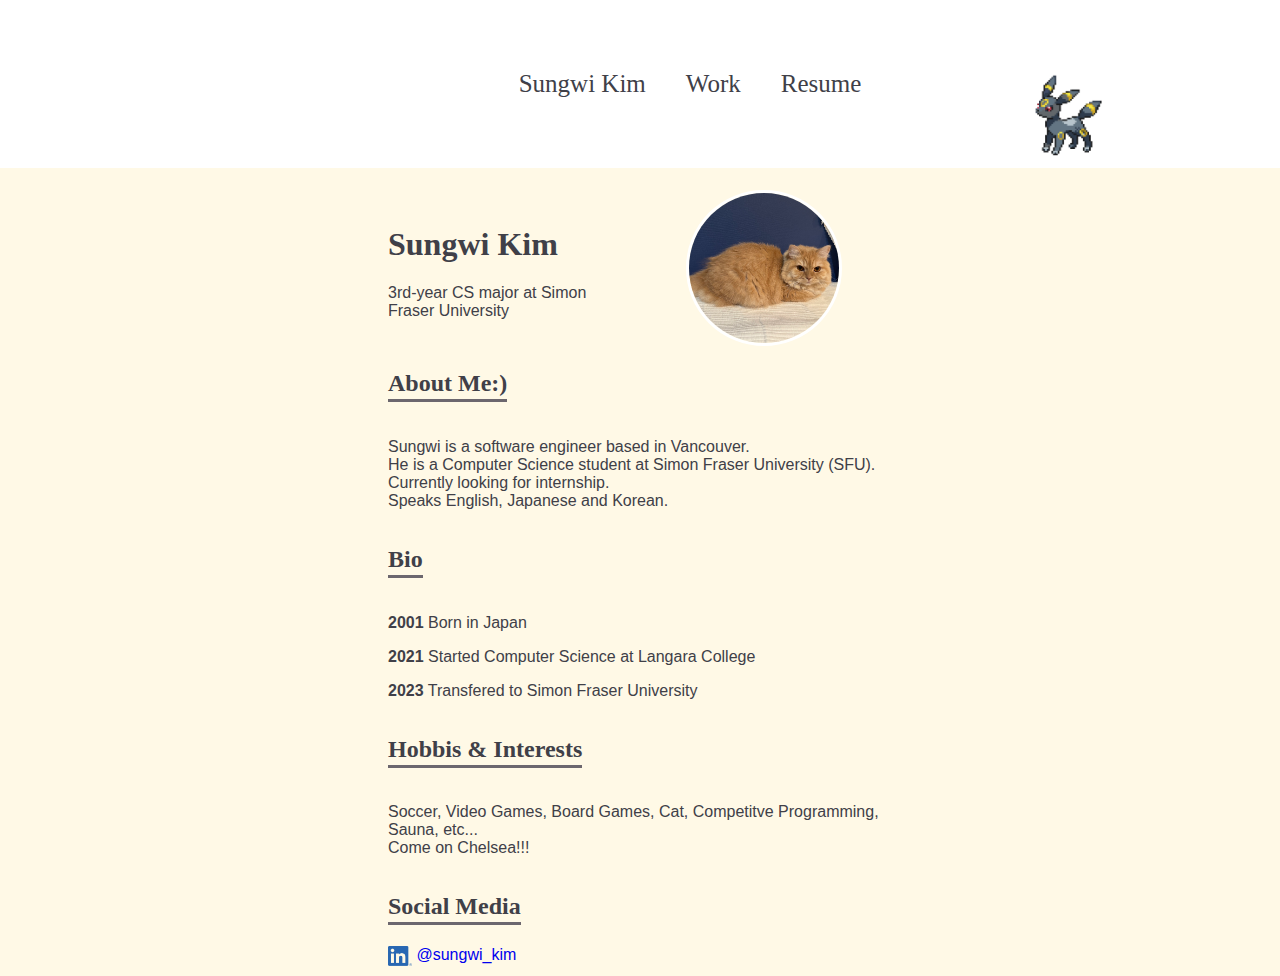
<file: index.html>
<!DOCTYPE html>
<html lang="en">
<head>
    <meta charset="UTF-8">
    <meta http-equiv="X-UA-Compatible" content="IE=edge">
    <meta name="viewport" content="width=device-width, initial-scale=1.0">
    <title>Sungwi Kim</title>
    <link rel="Stylesheet" href="style.css">
</head>
<body>
    <header>
        <nav>
            <ul>
                <li>Sungwi Kim</li>
                <li>Work</li>
                <li>Resume</li>
            </ul>
            <button id="darkModeToggle">
                <img src="icons/burakky.png" alt="Dark-Mode" id="darkIcon">
            </button>
        </nav>
    </header>
    <div class="container">
        <div class="intro">
            <div class="Name">
                <h1>Sungwi Kim</h1>
                <p>3rd-year CS major at Simon Fraser University</p>
            </div>

            <div class="catImage">
                <img src="cat.jpeg" alt="Aelly" width="147" height="110">
            </div>
        </div>

        <div class="me">
            <h2>About Me:)</h2>
            <p>Sungwi is a software engineer based in Vancouver.<br> 
                He is a Computer Science student at Simon Fraser University (SFU). 
                Currently looking for internship. <br>Speaks English, Japanese and Korean.</p>
        </div>
        
        <div class="bio">
            <h2>Bio</h2>
            <p><b>2001</b>  Born in Japan</p>
            <p><b>2021</b>  Started Computer Science at Langara College</p>
            <p><b>2023</b>  Transfered to Simon Fraser University</p>
        </div>

        <div class="hobby">
            <h2>Hobbis & Interests</h2>
            <p>Soccer, Video Games, Board Games, Cat, Competitve Programming, Sauna, etc...
                <br>Come on Chelsea!!!
            </p>
        </div>

        <div class="sns">
            <h2>Social Media</h2>
            <br>
            <a href="https://www.linkedin.com/in/sungwi-kim-456353264/">
                <img src="LinkedIn-Logos/LI-In-Bug.png" alt="linekedin" width="24" height="20">
                @sungwi_kim</a>
        </div>
    </div>
    <script src="script.js"></script>
</body>
</html>
</file>
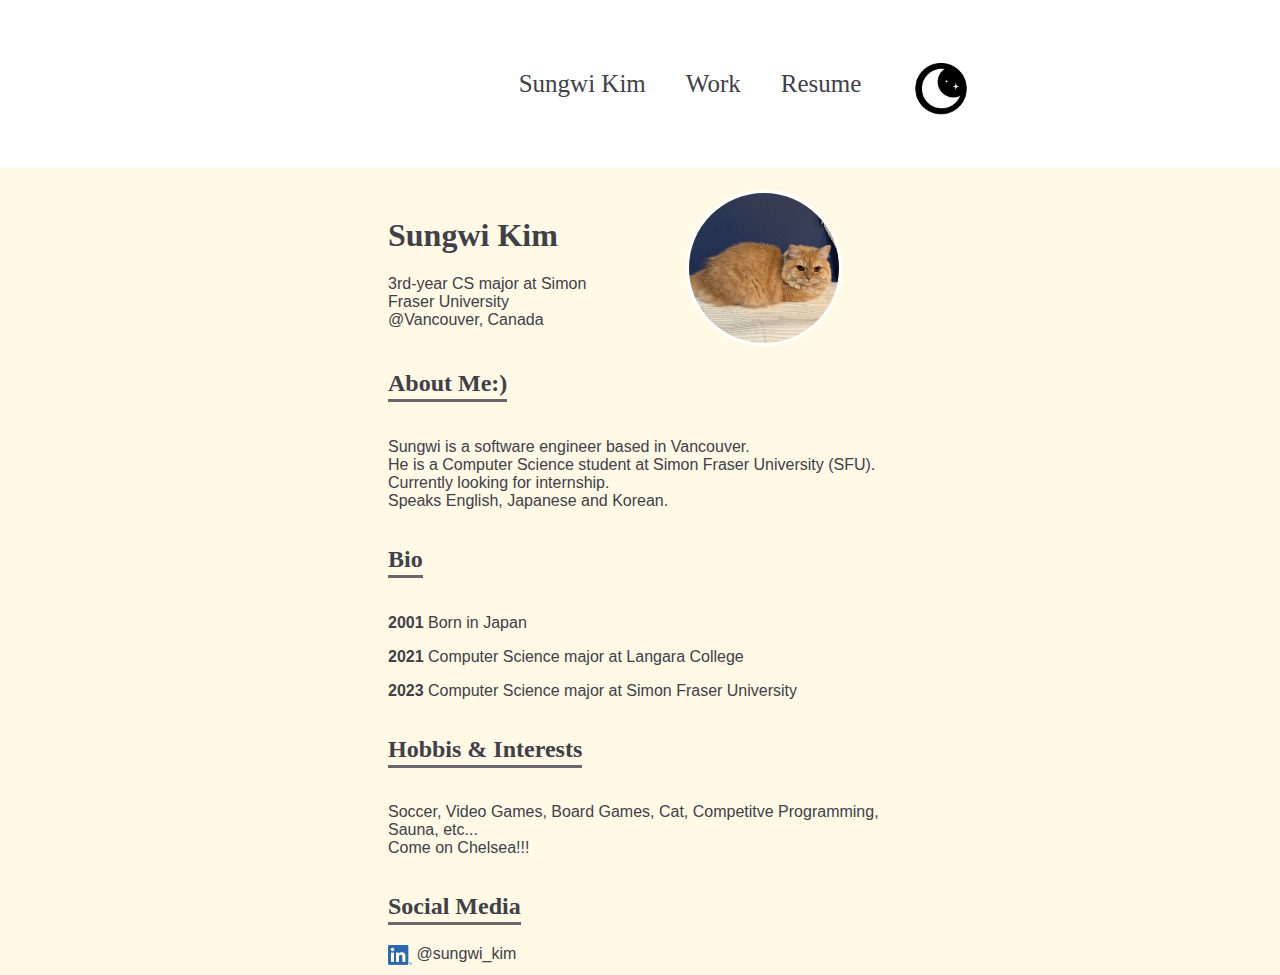
<file: docs/index.html>
<!DOCTYPE html>
<html lang="en">
<head>
    <meta charset="UTF-8">
    <meta http-equiv="X-UA-Compatible" content="IE=edge">
    <meta name="viewport" content="width=device-width, initial-scale=1.0">
    <title>Sungwi Kim</title>
    <link rel="Stylesheet" href="style.css">
</head>
<body>
    <header>
        <nav>
            <ul>
                <li><a href="index.html">Sungwi Kim</a></li>
                <li><a href="work.html">Work</a></li>
                <li><a href="resume.html">Resume</a></li>
            </ul>
            <button id="darkModeToggle" onclick="IsDarkMode()">
                <img src="icons/moon.png" alt="Dark-Mode" id="darkIcon">
            </button>
        </nav>
    </header>
    <div class="container">
        <div class="intro">
            <div class="Name">
                <h1>Sungwi Kim</h1>
                <p>3rd-year CS major at Simon Fraser University
                    <br>@Vancouver, Canada
                </p>
            </div>

            <div class="catImage">
                <img src="cat.jpeg" alt="Aelly" width="147" height="110">
            </div>
        </div>

        <div class="me">
            <h2>About Me:)</h2>
            <p>Sungwi is a software engineer based in Vancouver.<br> 
                He is a Computer Science student at Simon Fraser University (SFU). 
                Currently looking for internship. <br>Speaks English, Japanese and Korean.</p>
        </div>
        
        <div class="bio">
            <h2>Bio</h2>
            <p><b>2001</b>  Born in Japan</p>
            <p><b>2021</b>  Computer Science major at Langara College</p>
            <p><b>2023</b>  Computer Science major at Simon Fraser University</p>
        </div>

        <div class="hobby">
            <h2>Hobbis & Interests</h2>
            <p>Soccer, Video Games, Board Games, Cat, Competitve Programming, Sauna, etc...
                <br>Come on Chelsea!!!
            </p>
        </div>

        <div class="sns">
            <h2>Social Media</h2>
            <br>
            <a href="https://www.linkedin.com/in/sungwi-kim-456353264/">
                <img src="LinkedIn-Logos/LI-In-Bug.png" alt="linekedin" width="24" height="20">
                @sungwi_kim</a>
        </div>
    </div>
    <script src="script.js"></script>
</body>
</html>
</file>
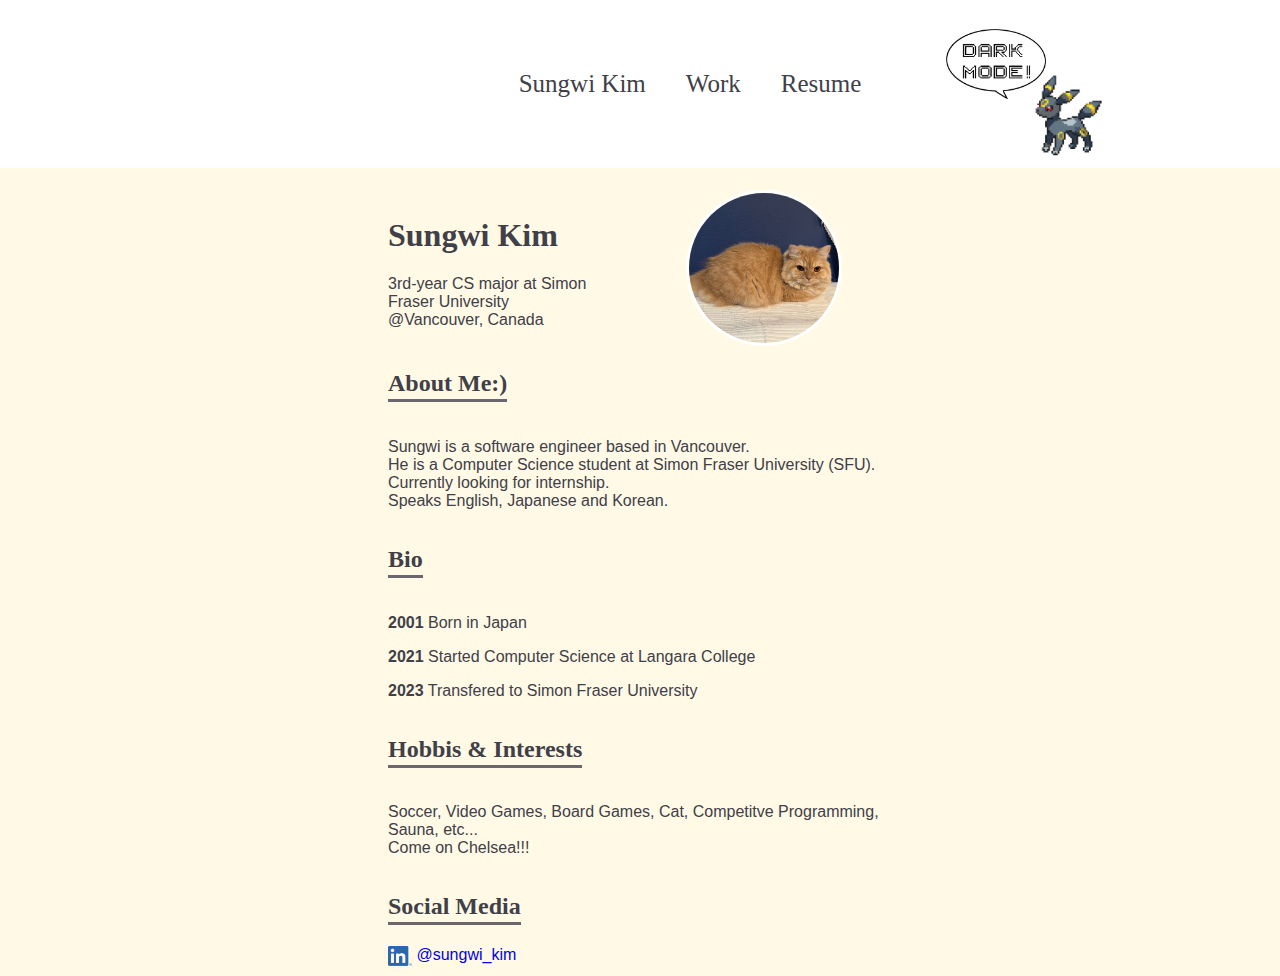
<file: pages/index.html>
<!DOCTYPE html>
<html lang="en">
<head>
    <meta charset="UTF-8">
    <meta http-equiv="X-UA-Compatible" content="IE=edge">
    <meta name="viewport" content="width=device-width, initial-scale=1.0">
    <title>Sungwi Kim</title>
    <link rel="Stylesheet" href="../style.css">
</head>
<body>
    <header>
        <nav>
            <ul>
                <li><a href="index.html">Sungwi Kim</a></li>
                <li><a href="work.html">Work</a></li>
                <li><a href="resume.html">Resume</a></li>
            </ul>
            <button id="darkModeToggle">
                <img src="../icons/fukidashi_maru_02.png" alt="fukidashi1" id="darkmode">
                <img src="../icons/burakky.png" alt="Dark-Mode" id="darkIcon">
            </button>
        </nav>
    </header>
    <div class="container">
        <div class="intro">
            <div class="Name">
                <h1>Sungwi Kim</h1>
                <p>3rd-year CS major at Simon Fraser University
                    <br>@Vancouver, Canada
                </p>
            </div>

            <div class="catImage">
                <img src="../cat.jpeg" alt="Aelly" width="147" height="110">
            </div>
        </div>

        <div class="me">
            <h2>About Me:)</h2>
            <p>Sungwi is a software engineer based in Vancouver.<br> 
                He is a Computer Science student at Simon Fraser University (SFU). 
                Currently looking for internship. <br>Speaks English, Japanese and Korean.</p>
        </div>
        
        <div class="bio">
            <h2>Bio</h2>
            <p><b>2001</b>  Born in Japan</p>
            <p><b>2021</b>  Started Computer Science at Langara College</p>
            <p><b>2023</b>  Transfered to Simon Fraser University</p>
        </div>

        <div class="hobby">
            <h2>Hobbis & Interests</h2>
            <p>Soccer, Video Games, Board Games, Cat, Competitve Programming, Sauna, etc...
                <br>Come on Chelsea!!!
            </p>
        </div>

        <div class="sns">
            <h2>Social Media</h2>
            <br>
            <a href="https://www.linkedin.com/in/sungwi-kim-456353264/">
                <img src="../LinkedIn-Logos/LI-In-Bug.png" alt="linekedin" width="24" height="20">
                @sungwi_kim</a>
        </div>
    </div>
    <script src="../script.js"></script>
</body>
</html>
</file>
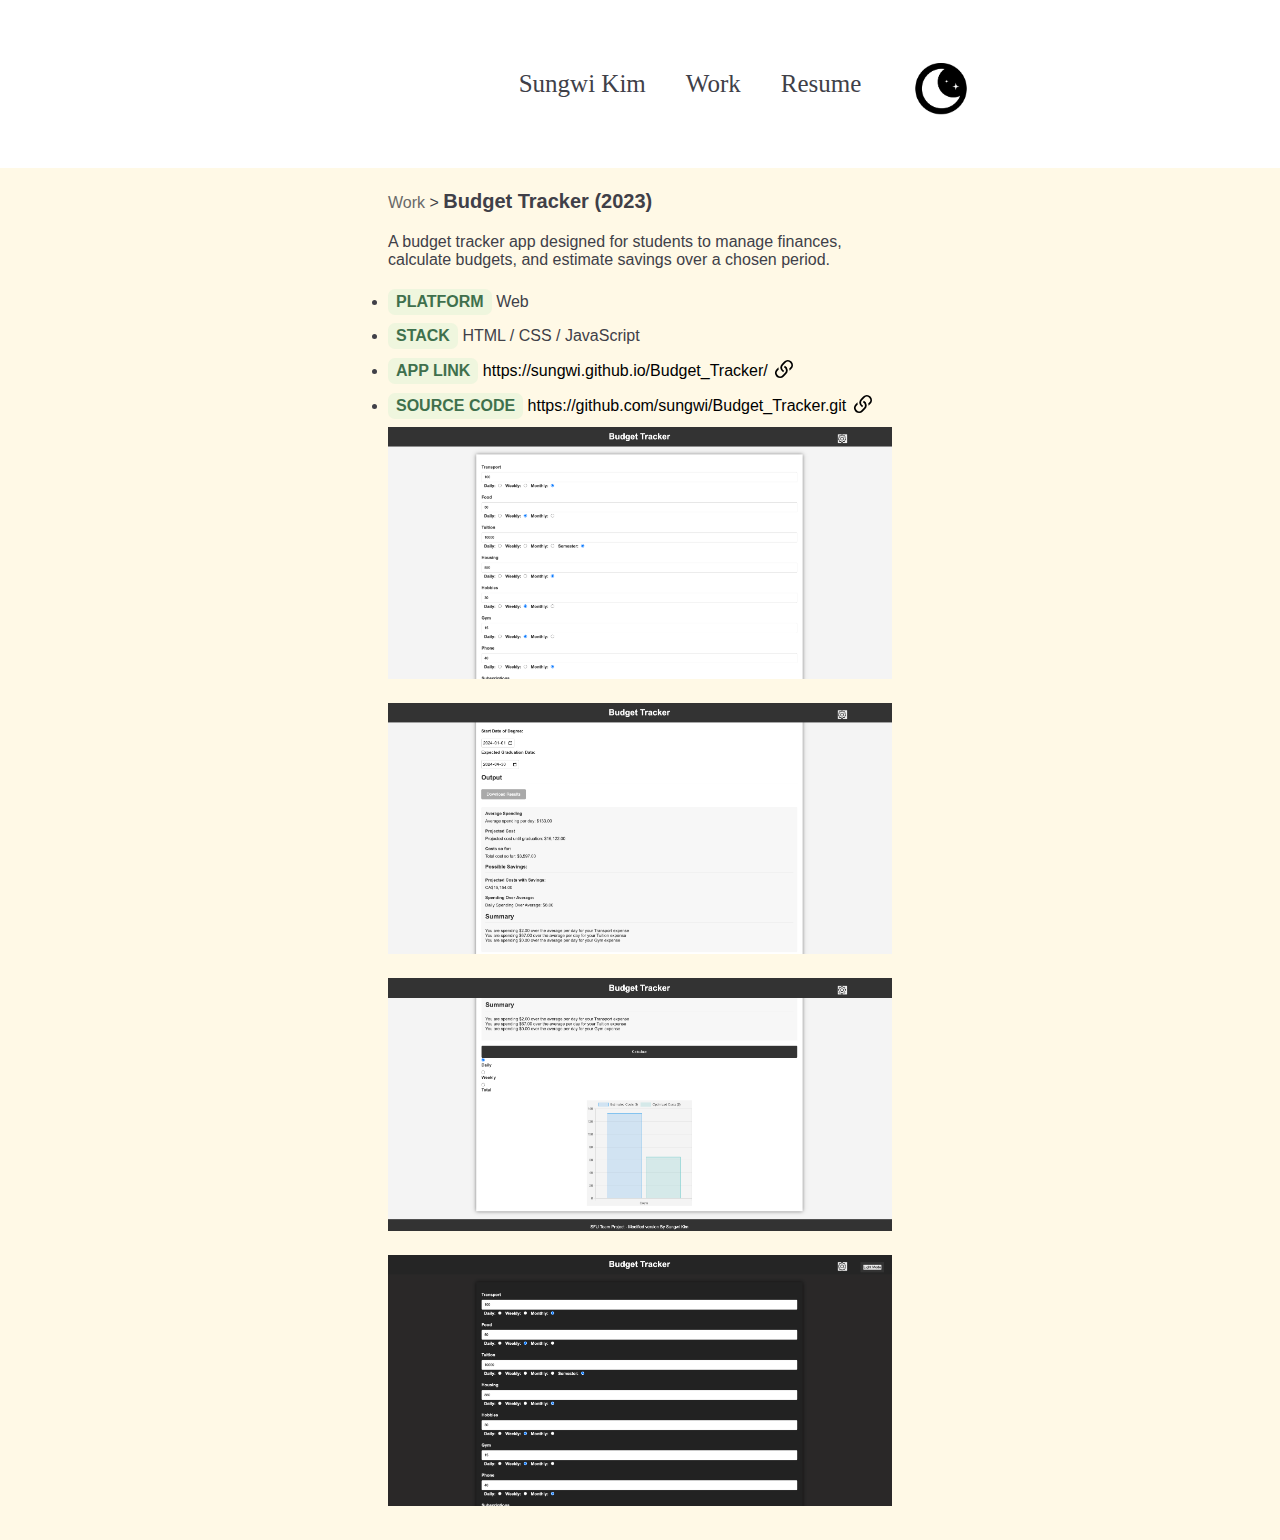
<file: docs/budgetTracker.html>
<!DOCTYPE html>
<html lang="en">
<head>
    <meta charset="UTF-8">
    <meta http-equiv="X-UA-Compatible" content="IE=edge">
    <meta name="viewport" content="width=device-width, initial-scale=1.0">
    <title>Resume</title>
    <link rel="Stylesheet" href="style.css">
</head>
<body>
    <header>
        <nav>
            <ul>
                <li><a href="index.html">Sungwi Kim</a></li>
                <li><a href="work.html">Work</a></li>
                <li><a href="resume.html">Resume</a></li>
            </ul>
            <button id="darkModeToggle">
                <!-- <img src="https://github.com/sungwi/MyPage/blob/main/icons/fukidashi_maru_02.png?raw=true" alt="fukidashi1" id="darkmode"> -->
                <img src="icons/moon.png" alt="Dark-Mode" id="darkIcon">
            </button>
        </nav>
    </header>

    <div class="container">
        <div class="eachWork">
            <a href="work.html">Work</a> > <span>Budget Tracker (2023)</span>
        </div>
        <div class="eachWorkDescription">
            A budget tracker app designed for students to manage finances, 
            calculate budgets, and estimate savings over a chosen period.
        </div>

        <div class="property">
            <li class="css-0">
                <span class="badge">Platform</span>
                <span>Web</span>
            </li>

            <li class="css-0">
                <span class="badge">Stack</span>
                <span>HTML / CSS / JavaScript</span>
            </li>

            <li class="css-0">
                <span class="badge">App Link</span>
                <a href="https://sungwi.github.io/Budget_Tracker/" class="appLink">
                    https://sungwi.github.io/Budget_Tracker/
                </a>
            </li>


            <li class="css-0">
                <span class="badge">Source Code</span>
                <a href="https://github.com/sungwi/Budget_Tracker.git" class="appLink">
                    https://github.com/sungwi/Budget_Tracker.git
                </a>
            </li>

            <img alt="Budget Tracker Input" src="workImages/bt4.png" class="appImage">
            <img alt="Budget Tracker Output" src="workImages/bt3.png" class="appImage">
            <img alt="Budget Tracker Summary" src="workImages/bt2.png" class="appImage">
            <img alt="Budget Tracker DarkMode" src="workImages/bt5.png" class="appImage">
        </div>
    </div>



    <script src="script.js"></script>
</body>
</html>
</file>
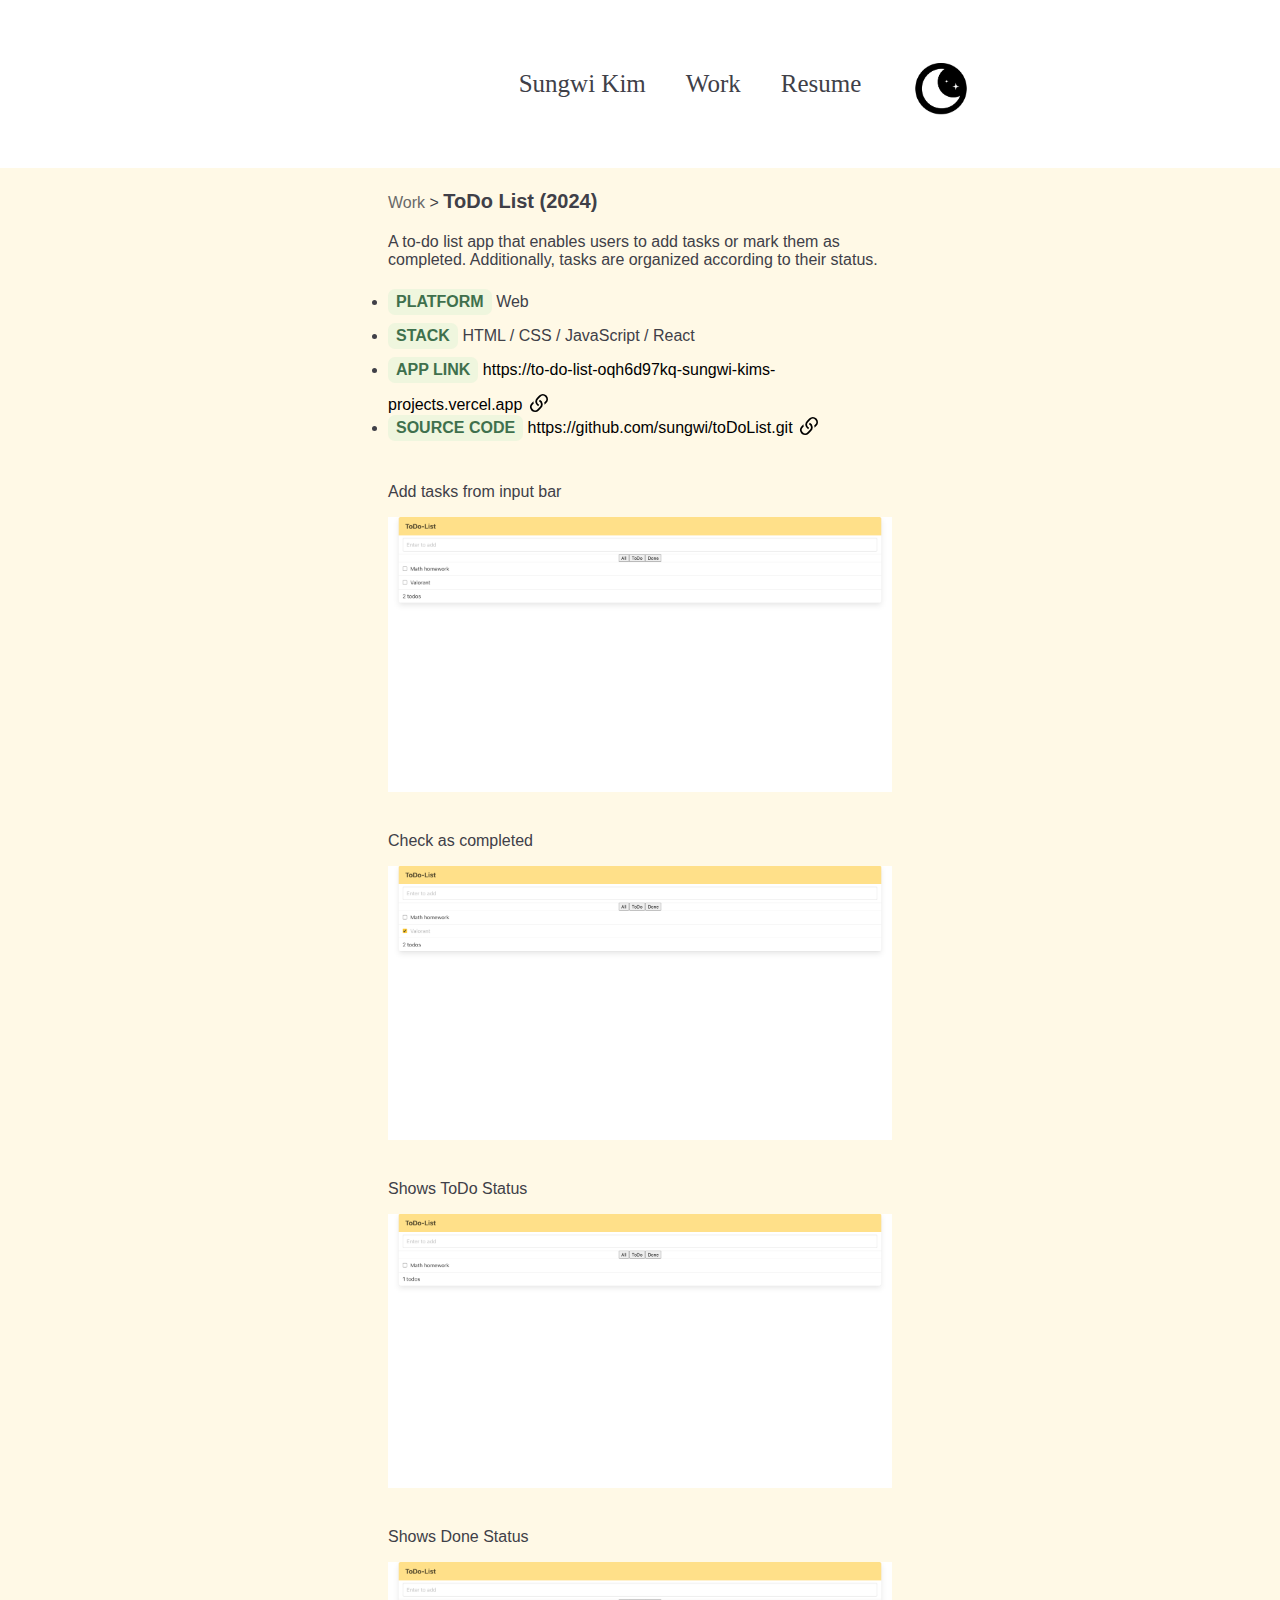
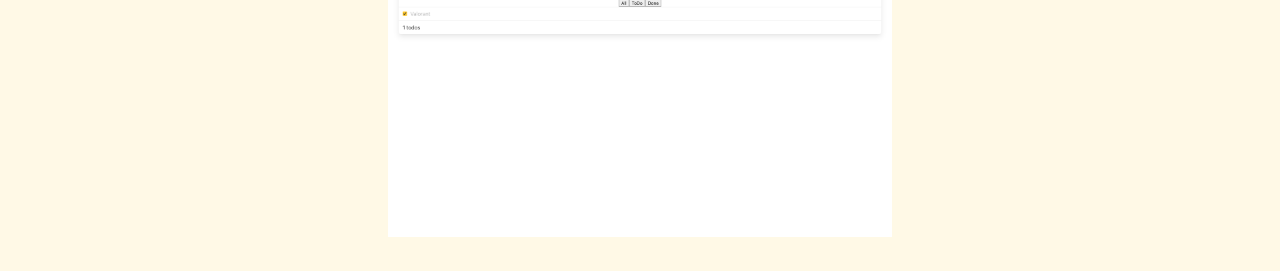
<file: docs/toDoList.html>
<!DOCTYPE html>
<html lang="en">
<head>
    <meta charset="UTF-8">
    <meta http-equiv="X-UA-Compatible" content="IE=edge">
    <meta name="viewport" content="width=device-width, initial-scale=1.0">
    <title>Resume</title>
    <link rel="Stylesheet" href="style.css">
</head>
<body>
    <header>
        <nav>
            <ul>
                <li><a href="index.html">Sungwi Kim</a></li>
                <li><a href="work.html">Work</a></li>
                <li><a href="resume.html">Resume</a></li>
            </ul>
            <button id="darkModeToggle">
                <!-- <img src="https://github.com/sungwi/MyPage/blob/main/icons/fukidashi_maru_02.png?raw=true" alt="fukidashi1" id="darkmode"> -->
                <img src="icons/moon.png" alt="Dark-Mode" id="darkIcon">
            </button>
        </nav>
    </header>

    <div class="container">
        <div class="eachWork">
            <a href="work.html">Work</a> > <span>ToDo List (2024)</span>
        </div>
        <div class="eachWorkDescription">
            A to-do list app that enables users to add tasks or mark them as completed. 
            Additionally, tasks are organized according to their status.
        </div>

        <div class="property">
            <li class="css-0">
                <span class="badge">Platform</span>
                <span>Web</span>
            </li>

            <li class="css-0">
                <span class="badge">Stack</span>
                <span>HTML / CSS / JavaScript / React</span>
            </li>

            <li class="css-0">
                <span class="badge">App Link</span>
                <a href="https://to-do-list-oqh6d97kq-sungwi-kims-projects.vercel.app" class="appLink">
                    https://to-do-list-oqh6d97kq-sungwi-kims-projects.vercel.app
                </a>
            </li>


            <li class="css-0">
                <span class="badge">Source Code</span>
                <a href="https://github.com/sungwi/toDoList.git" class="appLink">
                    https://github.com/sungwi/toDoList.git
                </a>
            </li>

            <p><br>Add tasks from input bar</p>
            <img alt="Add tasks" src="workImages/ToDoList/tdl2.png" class="appImage">
            <p>Check as completed</p>
            <img alt="Check as completed" src="workImages/ToDoList/tdl3.png" class="appImage">
            <p>Shows ToDo Status</p>
            <img alt="Todo status" src="workImages/ToDoList/tdl4.png" class="appImage">
            <p>Shows Done Status</p>
            <img alt="Done status" src="workImages/ToDoList/tdl5.png" class="appImage">
        </div>
    </div>



    <script src="script.js"></script>
</body>
</html>
</file>
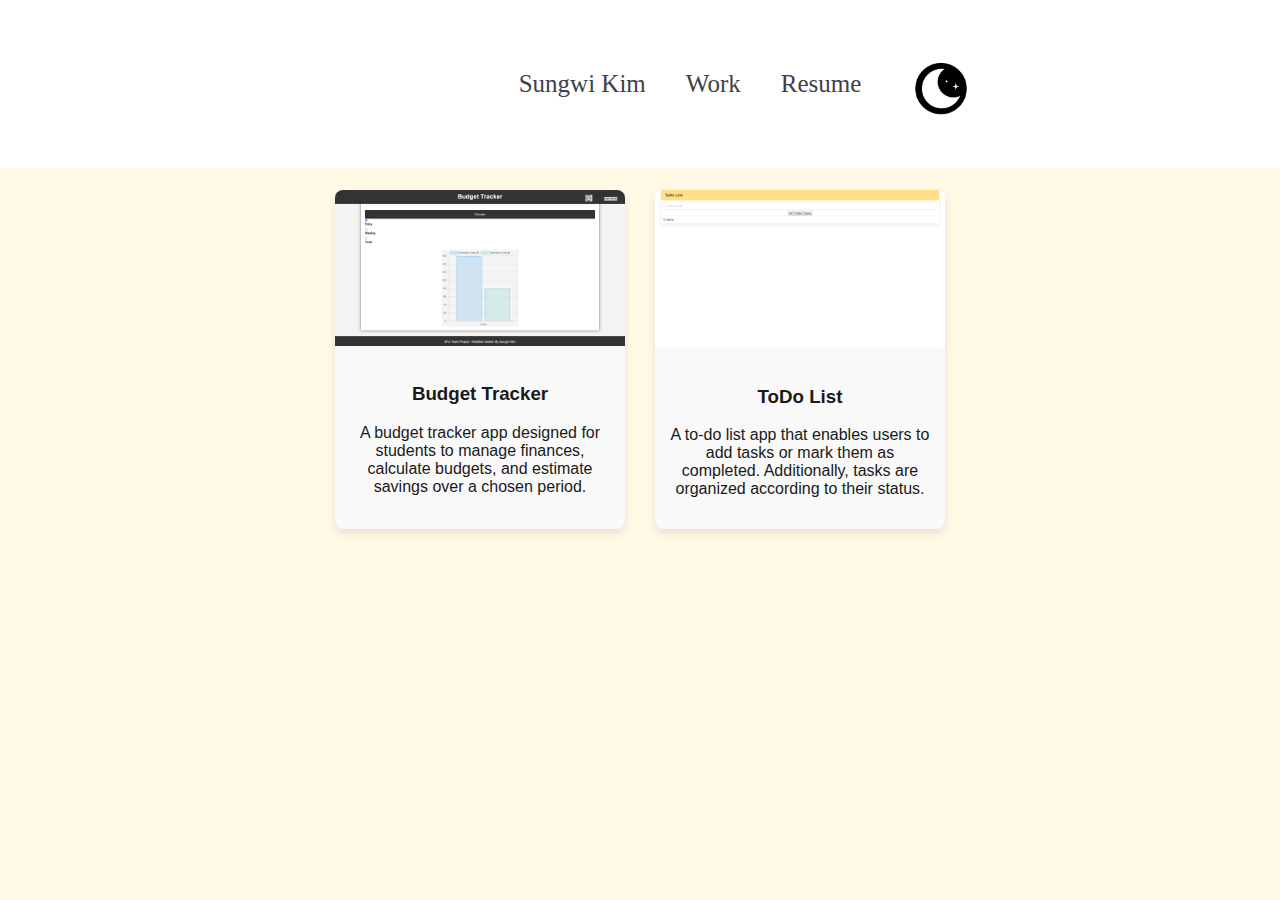
<file: docs/work.html>
<!DOCTYPE html>
<html lang="en">
<head>
    <meta charset="UTF-8">
    <meta http-equiv="X-UA-Compatible" content="IE=edge">
    <meta name="viewport" content="width=device-width, initial-scale=1.0">
    <title>Works</title>
    <link rel="Stylesheet" href="style.css">
</head>
<body>
    <header>
        <nav>
            <ul>
                <li><a href="index.html">Sungwi Kim</a></li>
                <li><a href="work.html">Work</a></li>
                <li><a href="resume.html">Resume</a></li>
            </ul>
            <button id="darkModeToggle">
                <img src="icons/moon.png" alt="Dark-Mode" id="darkIcon">
            </button>
        </nav>
    </header>

    <div class="gallery">
        <div class="project">
            <a href="budgetTracker.html" class="project-detail">
                <img src="workImages/budgetT/bt1.png" alt="Budget Tracker">
                <div class="project-description">
                    <h3>Budget Tracker</h3>
                    <p>
                        A budget tracker app designed for students to manage finances, 
                        calculate budgets, and estimate savings over a chosen period.
                    </p>
                </div>
            </a>  
        </div>

        <div class="project">
            <a href="toDoList.html" class="project-detail">
                <img src="workImages/ToDoList/tdl1.png" alt="ToDo List">
                <div class="project-description">
                    <h3>ToDo List</h3>
                    <p>
                        A to-do list app that enables users to add tasks or mark them as completed. 
                        Additionally, tasks are organized according to their status.
                    </p>
                </div>
            </a>  
        </div>

    </div>


    <script src="script.js"></script>
</body>
</html>
</file>
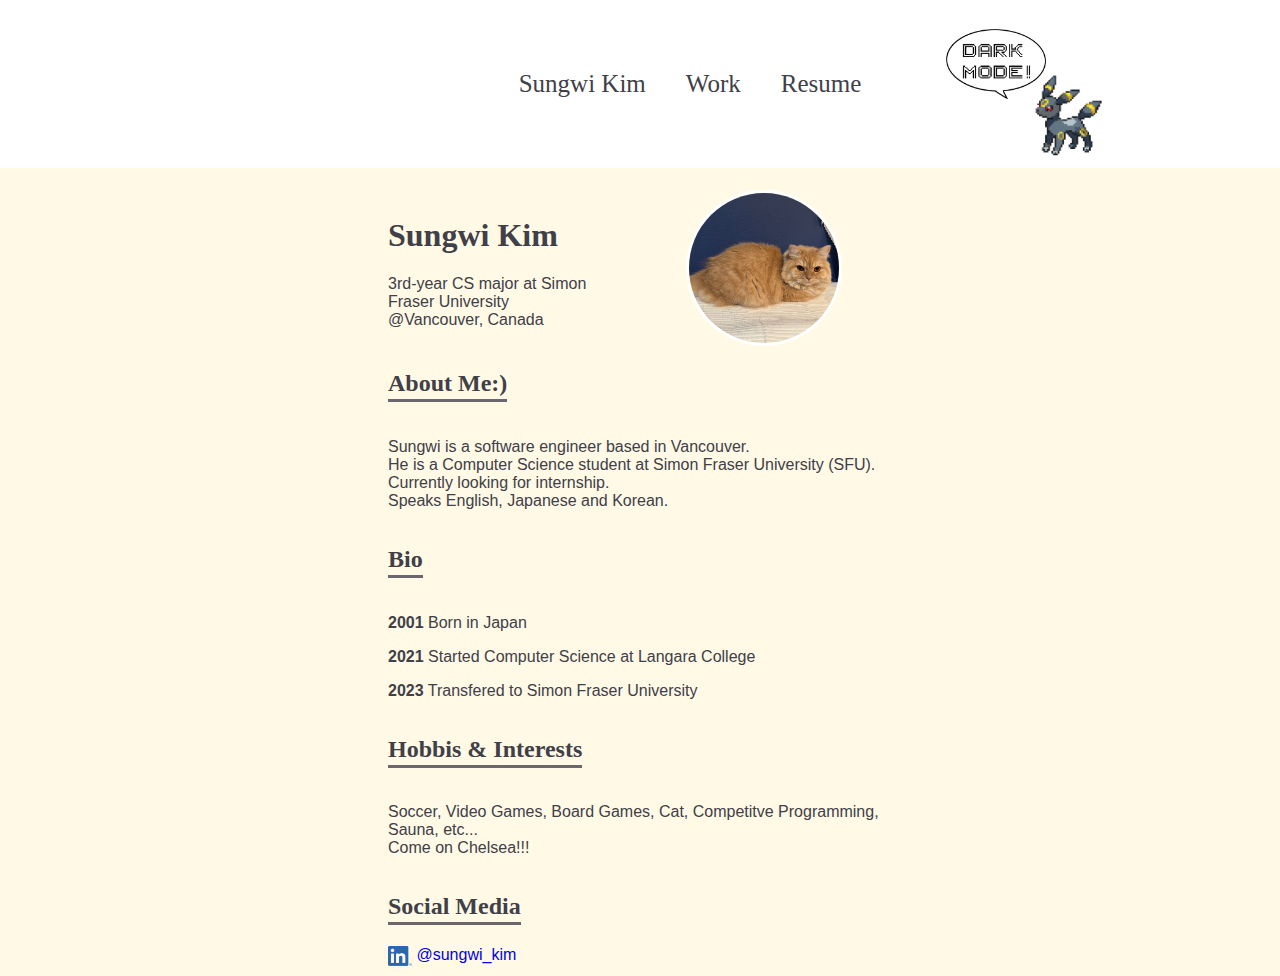
<file: pages/home.html>
<!DOCTYPE html>
<html lang="en">
<head>
    <meta charset="UTF-8">
    <meta http-equiv="X-UA-Compatible" content="IE=edge">
    <meta name="viewport" content="width=device-width, initial-scale=1.0">
    <title>Sungwi Kim</title>
    <link rel="Stylesheet" href="../style.css">
</head>
<body>
    <header>
        <nav>
            <ul>
                <li><a href="home.html">Sungwi Kim</a></li>
                <li><a href="work.html">Work</a></li>
                <li><a href="resume.html">Resume</a></li>
            </ul>
            <button id="darkModeToggle">
                <img src="../icons/fukidashi_maru_02.png" alt="fukidashi1" id="darkmode">
                <img src="../icons/burakky.png" alt="Dark-Mode" id="darkIcon">
            </button>
        </nav>
    </header>
    <div class="container">
        <div class="intro">
            <div class="Name">
                <h1>Sungwi Kim</h1>
                <p>3rd-year CS major at Simon Fraser University
                    <br>@Vancouver, Canada
                </p>
            </div>

            <div class="catImage">
                <img src="../cat.jpeg" alt="Aelly" width="147" height="110">
            </div>
        </div>

        <div class="me">
            <h2>About Me:)</h2>
            <p>Sungwi is a software engineer based in Vancouver.<br> 
                He is a Computer Science student at Simon Fraser University (SFU). 
                Currently looking for internship. <br>Speaks English, Japanese and Korean.</p>
        </div>
        
        <div class="bio">
            <h2>Bio</h2>
            <p><b>2001</b>  Born in Japan</p>
            <p><b>2021</b>  Started Computer Science at Langara College</p>
            <p><b>2023</b>  Transfered to Simon Fraser University</p>
        </div>

        <div class="hobby">
            <h2>Hobbis & Interests</h2>
            <p>Soccer, Video Games, Board Games, Cat, Competitve Programming, Sauna, etc...
                <br>Come on Chelsea!!!
            </p>
        </div>

        <div class="sns">
            <h2>Social Media</h2>
            <br>
            <a href="https://www.linkedin.com/in/sungwi-kim-456353264/">
                <img src="../LinkedIn-Logos/LI-In-Bug.png" alt="linekedin" width="24" height="20">
                @sungwi_kim</a>
        </div>
    </div>
    <script src="../script.js"></script>
</body>
</html>
</file>
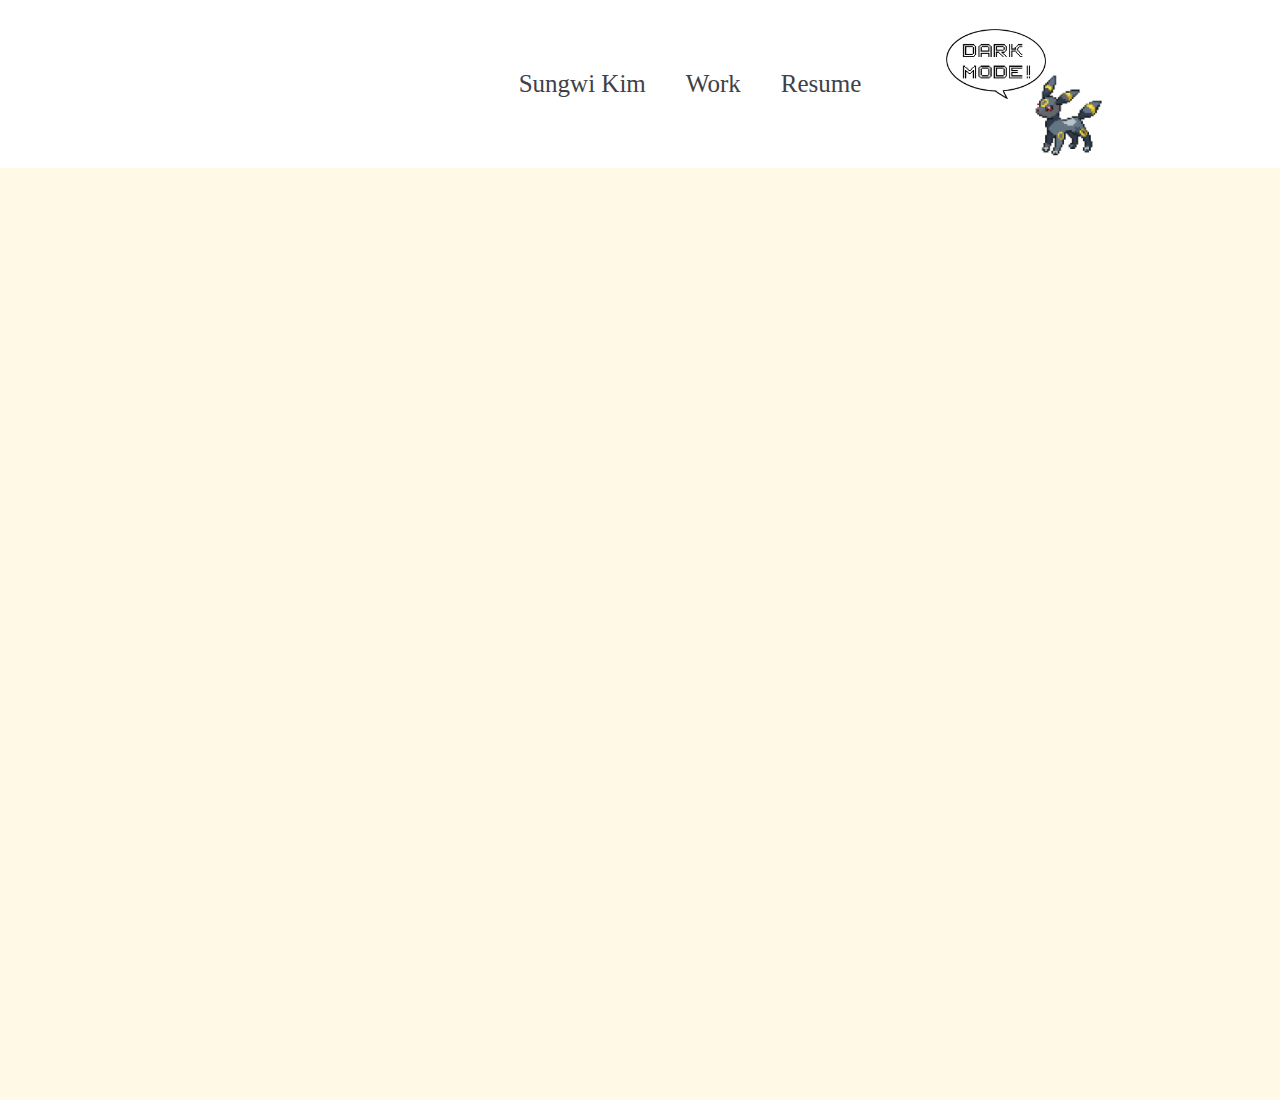
<file: pages/resume.html>
<!DOCTYPE html>
<html lang="en">
<head>
    <meta charset="UTF-8">
    <meta http-equiv="X-UA-Compatible" content="IE=edge">
    <meta name="viewport" content="width=device-width, initial-scale=1.0">
    <title>Resume</title>
    <link rel="Stylesheet" href="../style.css">
</head>
<body>
    <header>
        <nav>
            <ul>
                <li><a href="index.html">Sungwi Kim</a></li>
                <li><a href="work.html">Work</a></li>
                <li><a href="resume.html">Resume</a></li>
            </ul>
            <button id="darkModeToggle">
                <img src="../icons/fukidashi_maru_02.png" alt="fukidashi1" id="darkmode">
                <img src="../icons/burakky.png" alt="Dark-Mode" id="darkIcon">
            </button>
        </nav>
    </header>
    <div class="container">
        <iframe src="../pdf/RESUME_Coop_Sungwi_Kim_SFU.pdf">RESUME_PDF</iframe>
    </divclass>
    <script src="../script.js"></script>
</body>
</html>
</file>
<file: style.css>
.intro {
    display:flex;
    align-items:center;
}

.dark-mode {
    background-color: #515254;
    color:white
}

.dark-mode header {
    background-color: #1a1a1a; /* Darker header background in dark mode */
}

.dark-mode nav ul li a {
    color:white;
}

header {
    position:fixed;
    top:0;
    left:0;
    width:100%;
    background-color: white;
    z-index: 1000;
    padding:70px;
    font-family: Monaco;
    display: flex;
    justify-content: space-between;
    align-items: center;
}

#darkModeToggle {
    position: relative;
    background: none;
    border: none;
    cursor: pointer;
    padding: 0;
}

#darkModeToggle img {
    width: 100px;  
    height: 100px; 
    object-fit: contain;
    position: absolute;
}

#darkmode {
    left:50px;
    transform: translate(-5px, -70px);
}

#darkIcon {
    left:110px;
    transform: translate(3px, -10px);
}


nav {
    display: flex;
    margin: auto;
}

nav ul {
    list-style: none;
    margin:0;
    padding:0;
    display:flex;
    font-size: 25px;
}

nav ul li {
    margin-right: 40px;
}

nav ul li a {
    text-decoration: none;
    color: #404048;
    font-family: 'Monaco';
}

nav ul li a:hover {
    font-weight: bold;
    color: black;
}

nav button {
    background: none;
    border: none;
    cursor: pointer;
    color:black;
    font-size: 24px;
    padding-right: 60px;
}

.container {
    padding-top: 30px;
}

.container iframe {
    display: block;
    margin-left: auto;
    margin-right: auto;
    width: 850px;
    height: 900px;
    border:none;
}

.container > div {
    text-align: left;
    margin: 0 auto;
    width: 40%;
}

.Name, .catImage {
    margin-right:50px;
}

.catImage img{
    border:3px solid white;
    border-radius:50%;
    object-fit: cover;
    width:150px;
    height:150px;
}

body {
    padding-top:150px;
    margin:10px;
    background-color: #FFF9E6;
    color:#404048
}

h1, h2 {
    font-family: 'Monaco';
}

h2 {
    position:relative;
    display:inline-block;
    padding-bottom: 5px;
}

h2::after {
    content:'';
    position:absolute;
    left:0;
    right:0;
    bottom:0;
    height:3px; /*thickness of underline*/
    background:#6C676E;
}

p,a {
    font-family: 'Arial';
}

.sns a {
    text-decoration: none;
    vertical-align: middle;
}

.sns img{
    vertical-align: middle;
}

.COMINGSOON {
    font-family: 'Monaco';
    font-size: 20px;
}
</file>
<file: docs/style.css>
.intro {
    display:flex;
    align-items:center;
}

.dark-mode {
    background-color: #515254;
    color:white
}

.dark-mode header {
    background-color: #1a1a1a; /* Darker header background in dark mode */
}

.dark-mode nav ul li a {
    color:white;
}

header {
    position:fixed;
    top:0;
    left:0;
    width:100%;
    background-color: white;
    z-index: 1000;
    padding:70px;
    font-family: Monaco;
    display: flex;
    justify-content: space-between;
    align-items: center;
}

#darkModeToggle {
    position: relative;
    background: none;
    border: none;
    cursor: pointer;
    padding: 0;
}

#darkModeToggle img {
    width: 60px;  
    height: 60px;
    object-fit: contain;
    position: absolute;
    transform: translate(10px, -25px);
    background: none;
    border-radius: 50%;
    z-index: 1; /* Higher than the background */
}

#darkmode {
    left:50px;
    transform: translate(-5px, -70px);
}



nav {
    display: flex;
    margin: auto;
}

nav ul {
    list-style: none;
    margin:0;
    padding:0;
    display:flex;
    font-size: 25px;
}

nav ul li {
    margin-right: 40px;
}

nav ul li a {
    text-decoration: none;
    color: #404048;
    font-family: 'Monaco';
}

nav ul li a:hover {
    font-weight: bold;
    color: black;
}

nav button {
    background: none;
    border: none;
    cursor: pointer;
    color:black;
    font-size: 24px;
    padding-right: 60px;
}

.container {
    padding-top: 30px;
    font-family: Arial, Helvetica, sans-serif;
}

.container iframe {
    display: block;
    margin-left: auto;
    margin-right: auto;
    width: 850px;
    height: 900px;
    border:none;
}

.container > div {
    text-align: left;
    margin: 0 auto;
    width: 40%;
}

.Name, .catImage {
    margin-right:50px;
}

.catImage img{
    border:3px solid white;
    border-radius:50%;
    object-fit: cover;
    width:150px;
    height:150px;
}

body {
    padding-top:150px;
    margin:10px;
    background-color: #FFF9E6;
    color:#404048
}

h1, h2 {
    font-family: 'Monaco';
}

h2 {
    position:relative;
    display:inline-block;
    padding-bottom: 5px;
}

h2::after {
    content:'';
    position:absolute;
    left:0;
    right:0;
    bottom:0;
    height:3px; /*thickness of underline*/
    background:#6C676E;
}

p,a {
    font-family: 'Arial';
}

.sns a {
    text-decoration: none;
    vertical-align: middle;
    color: #404048;
}

.dark-mode .sns a {
    color:white;
}

.sns a:hover {
    font-weight: bold;
}

.sns img{
    vertical-align: middle;
}

.gallery {
    display: grid;
    grid-template-columns: repeat(2, minmax(20px, 1fr));
    gap:10px;
    padding: 20px;
    max-width: 50%;
    margin: auto;
    justify-items: center;
}

.project {
    background: #f9f9f9;
    border-radius: 8px;
    overflow: hidden;
    box-shadow: 0 4px 8px rgba(0,0,0,0.1);
    margin:10px;
    align-items: center;
  }

  .project-detail img {
    width: 100%;
    height: auto;
    object-fit: contain;
    
  }

  .project-description {
    padding: 15px;
    text-align: center;
    color: #1a1a1a;
  }

  .project a {
    text-decoration: none;
  }

  .dark-mode .project {
    background-color:#1a1a1a
  }

  .dark-mode .project-description {
    color: white;
  }

 .eachWork {
     margin-bottom: 100px;
 }

  .eachWork a {
    text-decoration: none;
    color: dimgray;
  }

  .dark-mode .eachWork a {
      color: silver;
  }

  .eachWork a:hover {
    font-weight: bold;
    color: dimgray;
  }

  .eachWork span {
    font-size:20px;
    font-weight: bold;
  }

  .eachWorkDescription {
    padding: 20px;
  }

  .property {
    margin: 0 auto;
  }

  .badge {
    text-transform: uppercase;
    color:rgb(63, 112, 77);
    background-color:rgba(154, 230, 180, 0.16);
    padding: 4px 8px;
    border-radius: 7px;
    display: inline-block;
    margin-bottom: 8px;
    font-weight: bold;
  }

  .dark-mode .badge {
    color:#9ae6b4;
    background-color:rgba(154, 230, 180, 0.16);
  }

  .appLink {
      text-decoration: none;
      color:black;
  }

  .dark-mode .appLink {
      color:white;
  }

  .appLink:hover {
      text-decoration: underline;
  }

  .appLink::after {
    content: '';
    display: inline-block;
    width: 20px; /* or the size of your actual icon */
    height: 19px; /* or the size of your actual icon */
    background-image: url('../icons/url.svg'); /* replace with your actual icon path */
    background-size: cover;
    background-repeat: no-repeat;
    position:relative;
    left:2px;
    top:2px;
  }

  .appImage {
    margin-bottom: 20px;
    width: 100%;
    height: auto; 
  }

  .resume {
    display: flex;
    justify-content: center; /* This centers the child elements (images) horizontally */
    align-items: center;
    flex-direction: column;
    margin-top: 10px;
  }
  .resume img {
    width:50%;
    height:auto;
    margin-top: 10px;
  }
</file>
